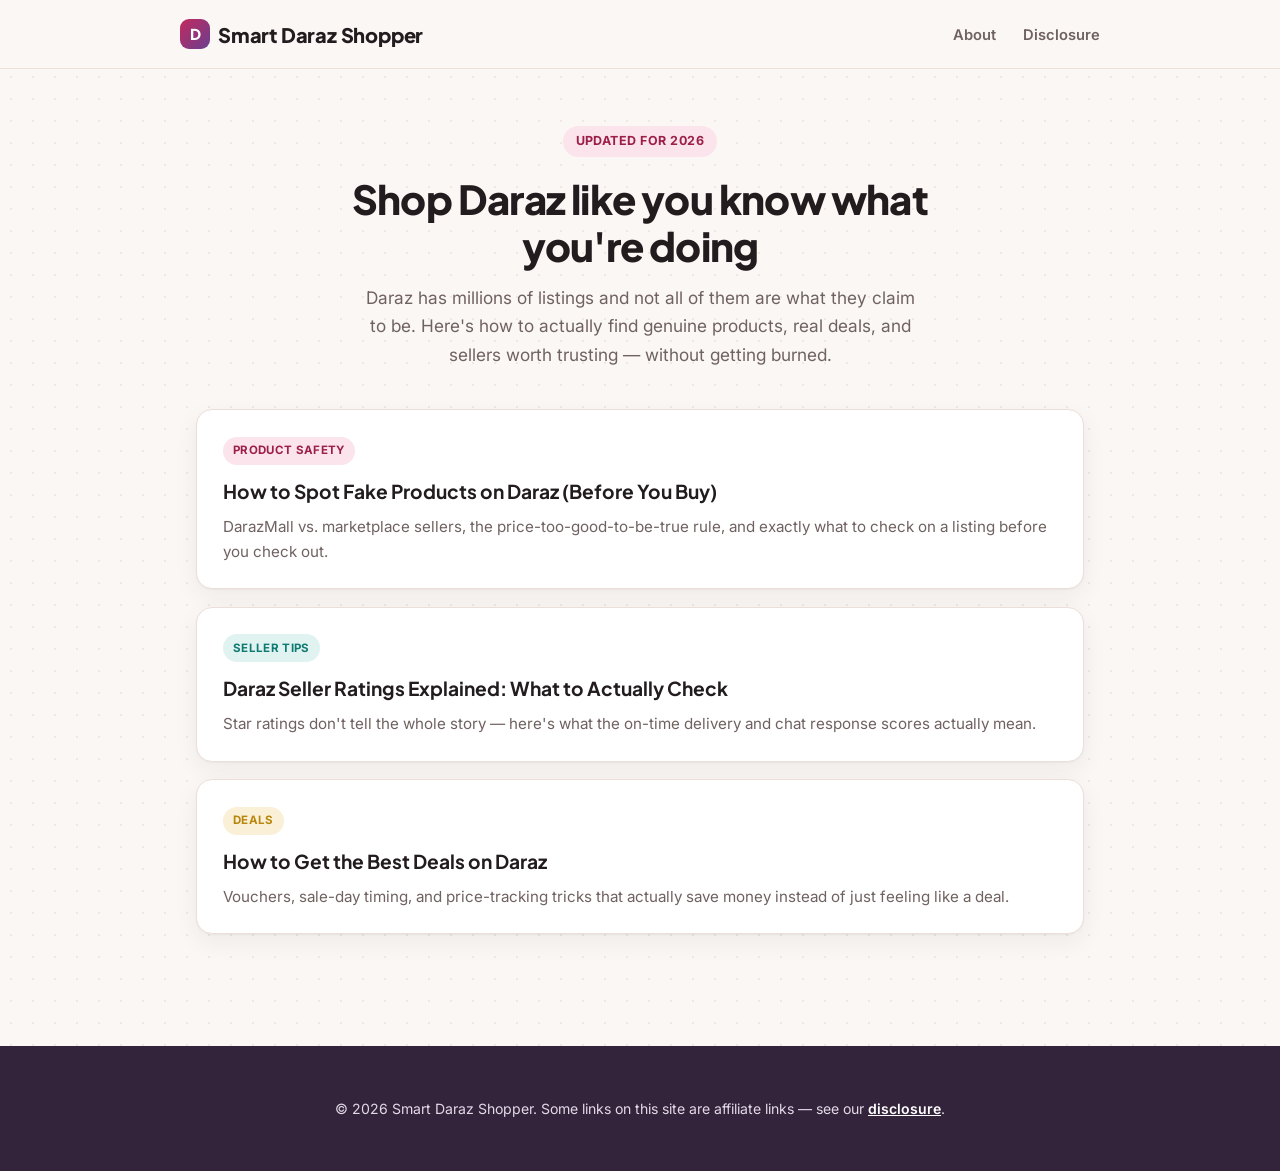
<file: index.html>
<!DOCTYPE html>
<html lang="en">
<head>
<meta charset="UTF-8">
<meta name="viewport" content="width=device-width, initial-scale=1.0">
<title>Smart Daraz Shopper — Shop Daraz Without Getting Burned</title>
<meta name="description" content="Practical guides for shopping smart on Daraz — spotting fakes, reading seller ratings, getting real deals, and knowing your return rights.">
<meta property="og:title" content="Smart Daraz Shopper">
<meta property="og:description" content="Practical guides for shopping smart on Daraz — spotting fakes, reading seller ratings, getting real deals, and knowing your return rights.">
<meta property="og:type" content="website">
<link rel="stylesheet" href="assets/style.css">
</head>
<body>

<header class="site-header">
  <div class="wrap">
    <a class="site-title" href="index.html"><span class="logo-badge">D</span>Smart Daraz Shopper</a>
    <nav class="site-nav">
      <a href="about.html">About</a>
      <a href="disclosure.html">Disclosure</a>
    </nav>
  </div>
</header>

<main class="wide">
  <div class="hero">
    <span class="eyebrow">Updated for 2026</span>
    <h1>Shop Daraz like you know what you're doing</h1>
    <p class="intro">
      Daraz has millions of listings and not all of them are what they claim
      to be. Here's how to actually find genuine products, real deals, and
      sellers worth trusting — without getting burned.
    </p>
  </div>

  <ul class="post-grid">
    <li>
      <a class="post-card" href="posts/how-to-spot-fake-products-on-daraz.html">
        <span class="post-tag tag-safety">Product Safety</span>
        <span class="post-title">How to Spot Fake Products on Daraz (Before You Buy)</span>
        <p class="excerpt">DarazMall vs. marketplace sellers, the price-too-good-to-be-true rule, and exactly what to check on a listing before you check out.</p>
      </a>
    </li>
    <li>
      <a class="post-card" href="posts/daraz-seller-ratings-explained.html">
        <span class="post-tag tag-sellers">Seller Tips</span>
        <span class="post-title">Daraz Seller Ratings Explained: What to Actually Check</span>
        <p class="excerpt">Star ratings don't tell the whole story — here's what the on-time delivery and chat response scores actually mean.</p>
      </a>
    </li>
    <li>
      <a class="post-card" href="posts/how-to-get-best-deals-on-daraz.html">
        <span class="post-tag tag-deals">Deals</span>
        <span class="post-title">How to Get the Best Deals on Daraz</span>
        <p class="excerpt">Vouchers, sale-day timing, and price-tracking tricks that actually save money instead of just feeling like a deal.</p>
      </a>
    </li>
  </ul>
</main>

<footer class="site-footer">
  <p>&copy; 2026 Smart Daraz Shopper. Some links on this site are affiliate links — see our <a href="disclosure.html">disclosure</a>.</p>
</footer>

</body>
</html>
</file>
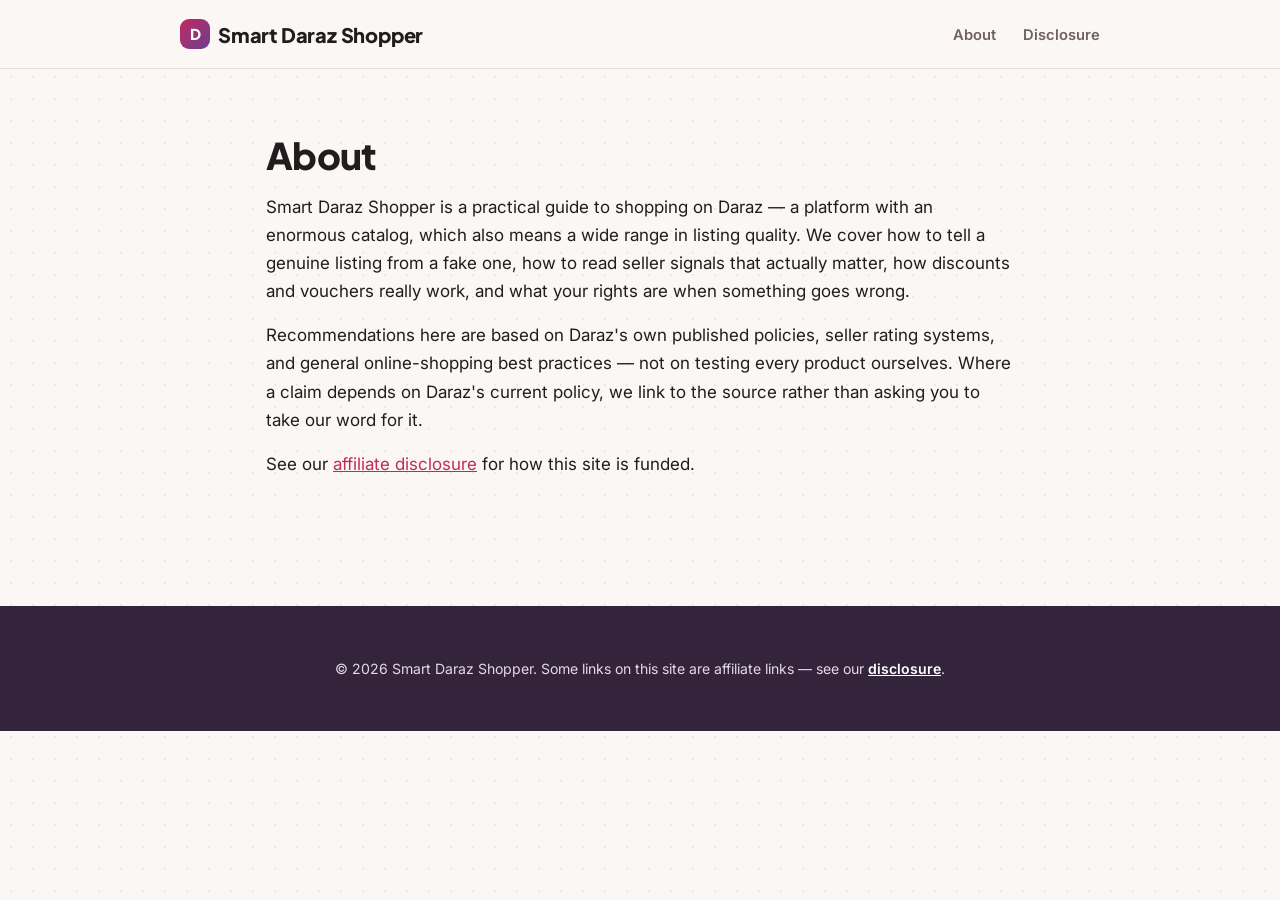
<file: about.html>
<!DOCTYPE html>
<html lang="en">
<head>
<meta charset="UTF-8">
<meta name="viewport" content="width=device-width, initial-scale=1.0">
<title>About — Smart Daraz Shopper</title>
<meta name="description" content="What Smart Daraz Shopper is and how we choose what to cover.">
<link rel="stylesheet" href="assets/style.css">
</head>
<body>

<header class="site-header">
  <div class="wrap">
    <a class="site-title" href="index.html"><span class="logo-badge">D</span>Smart Daraz Shopper</a>
    <nav class="site-nav">
      <a href="about.html">About</a>
      <a href="disclosure.html">Disclosure</a>
    </nav>
  </div>
</header>

<main>
  <h1>About</h1>
  <p>
    Smart Daraz Shopper is a practical guide to shopping on Daraz — a platform
    with an enormous catalog, which also means a wide range in listing quality.
    We cover how to tell a genuine listing from a fake one, how to read seller
    signals that actually matter, how discounts and vouchers really work, and
    what your rights are when something goes wrong.
  </p>
  <p>
    Recommendations here are based on Daraz's own published policies, seller
    rating systems, and general online-shopping best practices — not on
    testing every product ourselves. Where a claim depends on Daraz's current
    policy, we link to the source rather than asking you to take our word for it.
  </p>
  <p>
    See our <a href="disclosure.html">affiliate disclosure</a> for how this
    site is funded.
  </p>
</main>

<footer class="site-footer">
  <p>&copy; 2026 Smart Daraz Shopper. Some links on this site are affiliate links — see our <a href="disclosure.html">disclosure</a>.</p>
</footer>

</body>
</html>
</file>
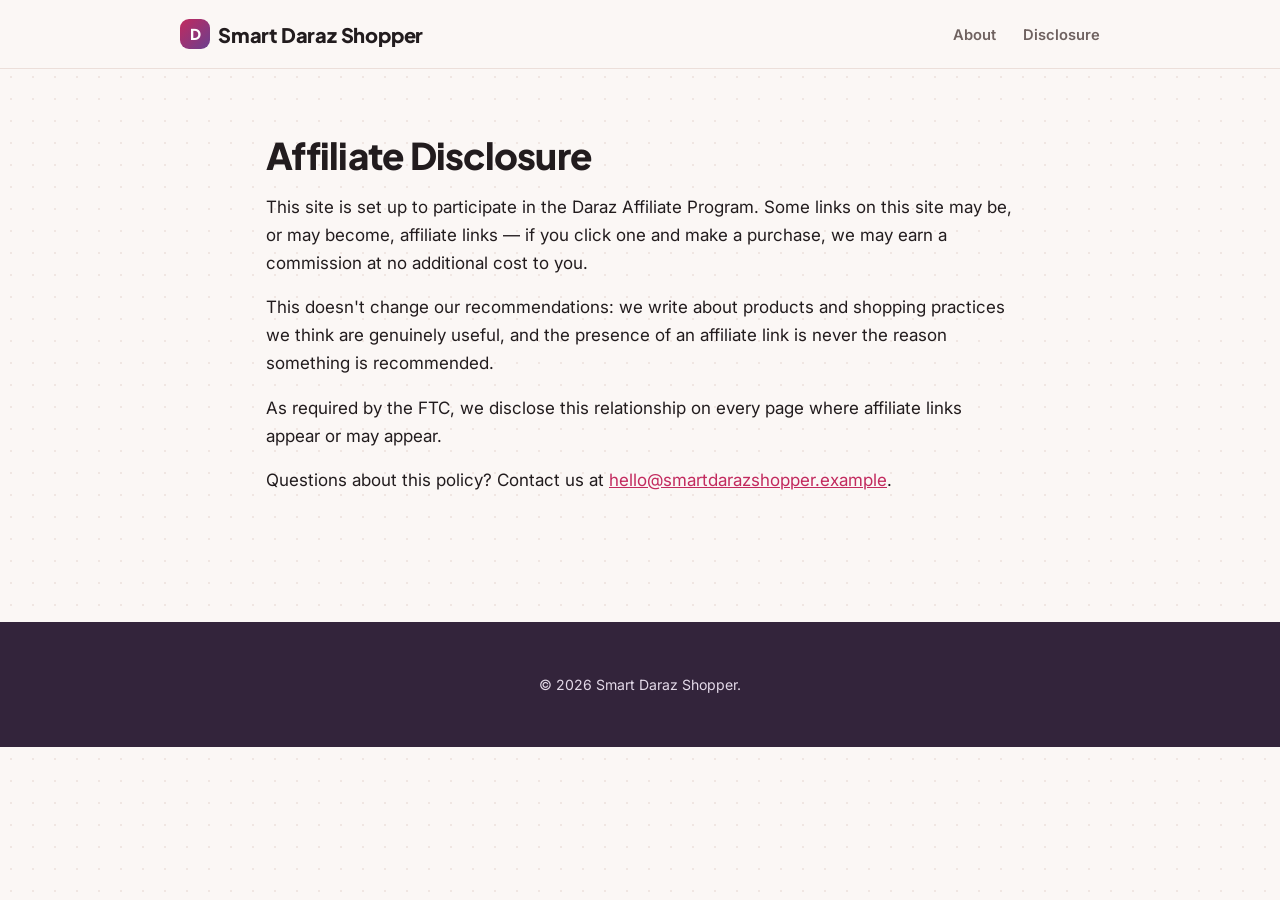
<file: disclosure.html>
<!DOCTYPE html>
<html lang="en">
<head>
<meta charset="UTF-8">
<meta name="viewport" content="width=device-width, initial-scale=1.0">
<title>Affiliate Disclosure — Smart Daraz Shopper</title>
<meta name="description" content="How Smart Daraz Shopper is funded and how affiliate links work on this site.">
<link rel="stylesheet" href="assets/style.css">
</head>
<body>

<header class="site-header">
  <div class="wrap">
    <a class="site-title" href="index.html"><span class="logo-badge">D</span>Smart Daraz Shopper</a>
    <nav class="site-nav">
      <a href="about.html">About</a>
      <a href="disclosure.html">Disclosure</a>
    </nav>
  </div>
</header>

<main>
  <h1>Affiliate Disclosure</h1>
  <p>
    This site is set up to participate in the Daraz Affiliate Program. Some
    links on this site may be, or may become, affiliate links — if you click
    one and make a purchase, we may earn a commission at no additional cost
    to you.
  </p>
  <p>
    This doesn't change our recommendations: we write about products and
    shopping practices we think are genuinely useful, and the presence of an
    affiliate link is never the reason something is recommended.
  </p>
  <p>
    As required by the FTC, we disclose this relationship on every page
    where affiliate links appear or may appear.
  </p>
  <p>
    Questions about this policy? Contact us at <a href="mailto:hello@smartdarazshopper.example">hello@smartdarazshopper.example</a>.
  </p>
</main>

<footer class="site-footer">
  <p>&copy; 2026 Smart Daraz Shopper.</p>
</footer>

</body>
</html>
</file>
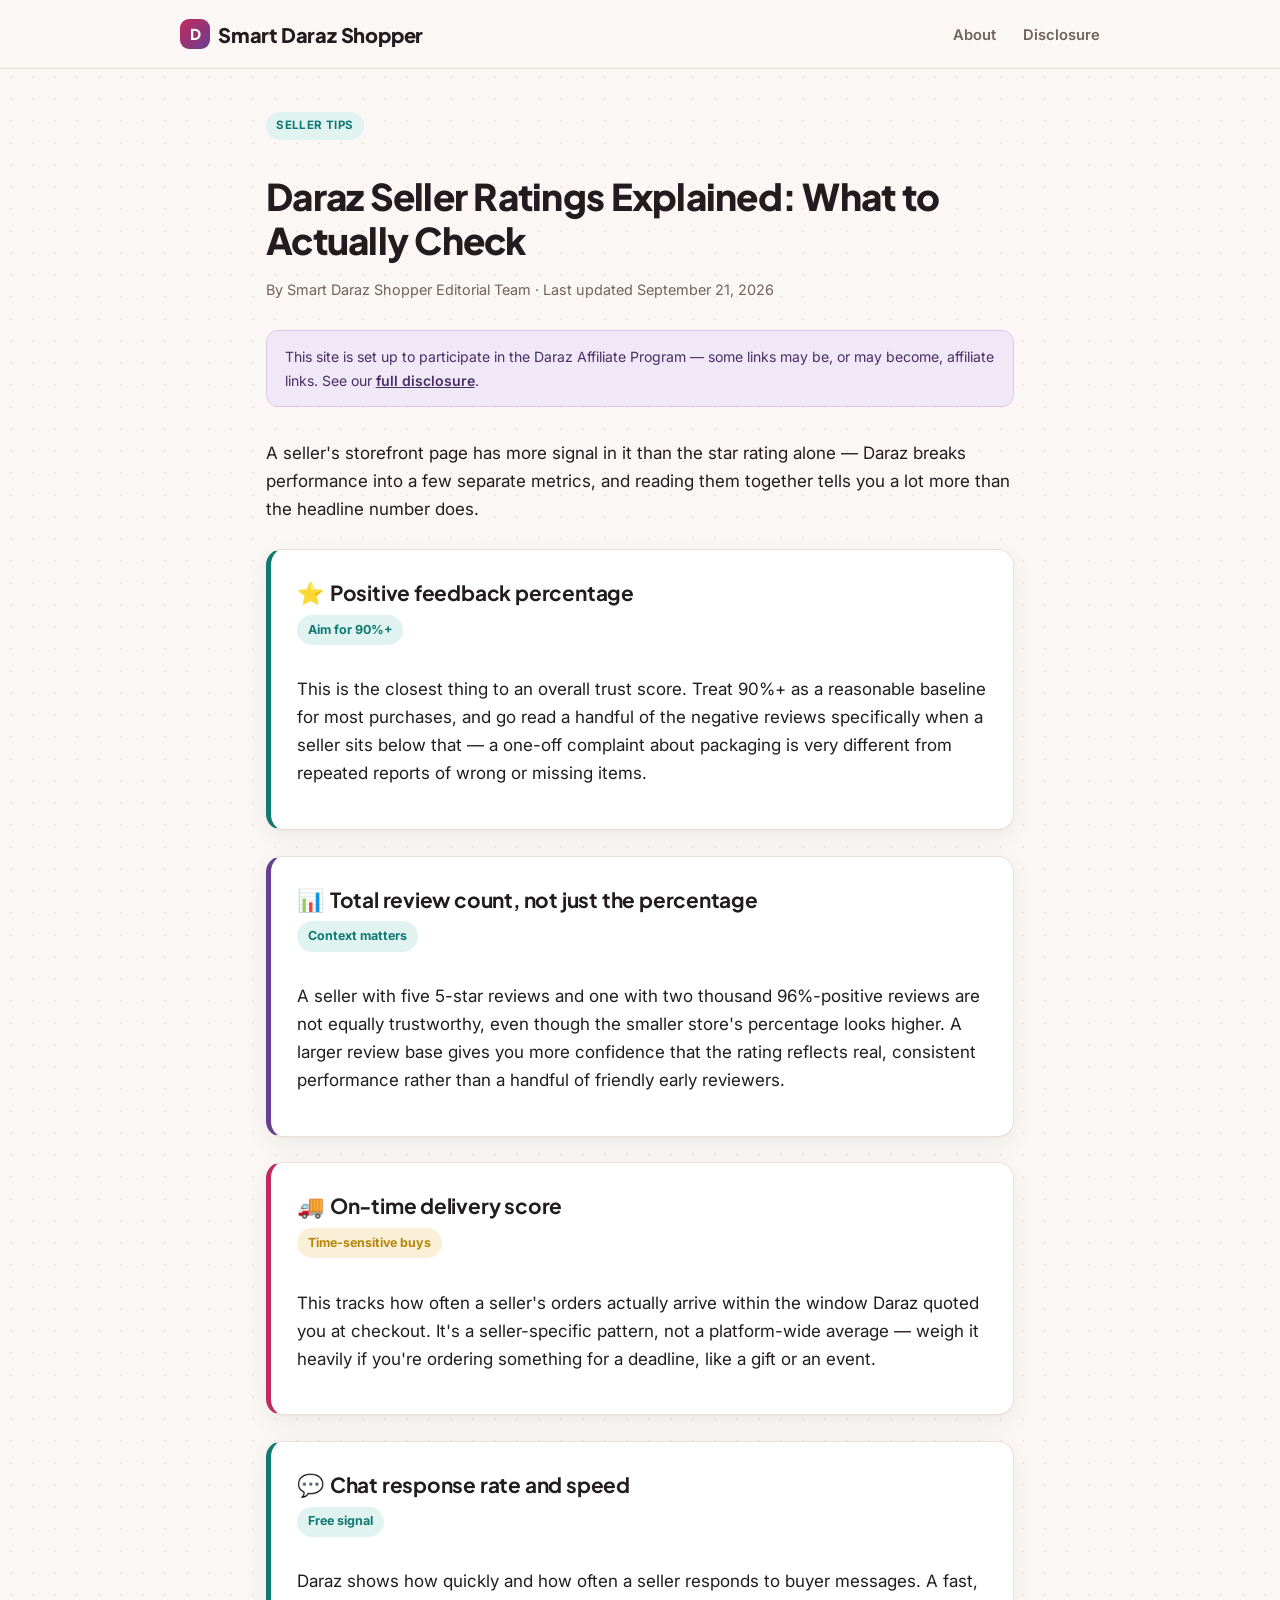
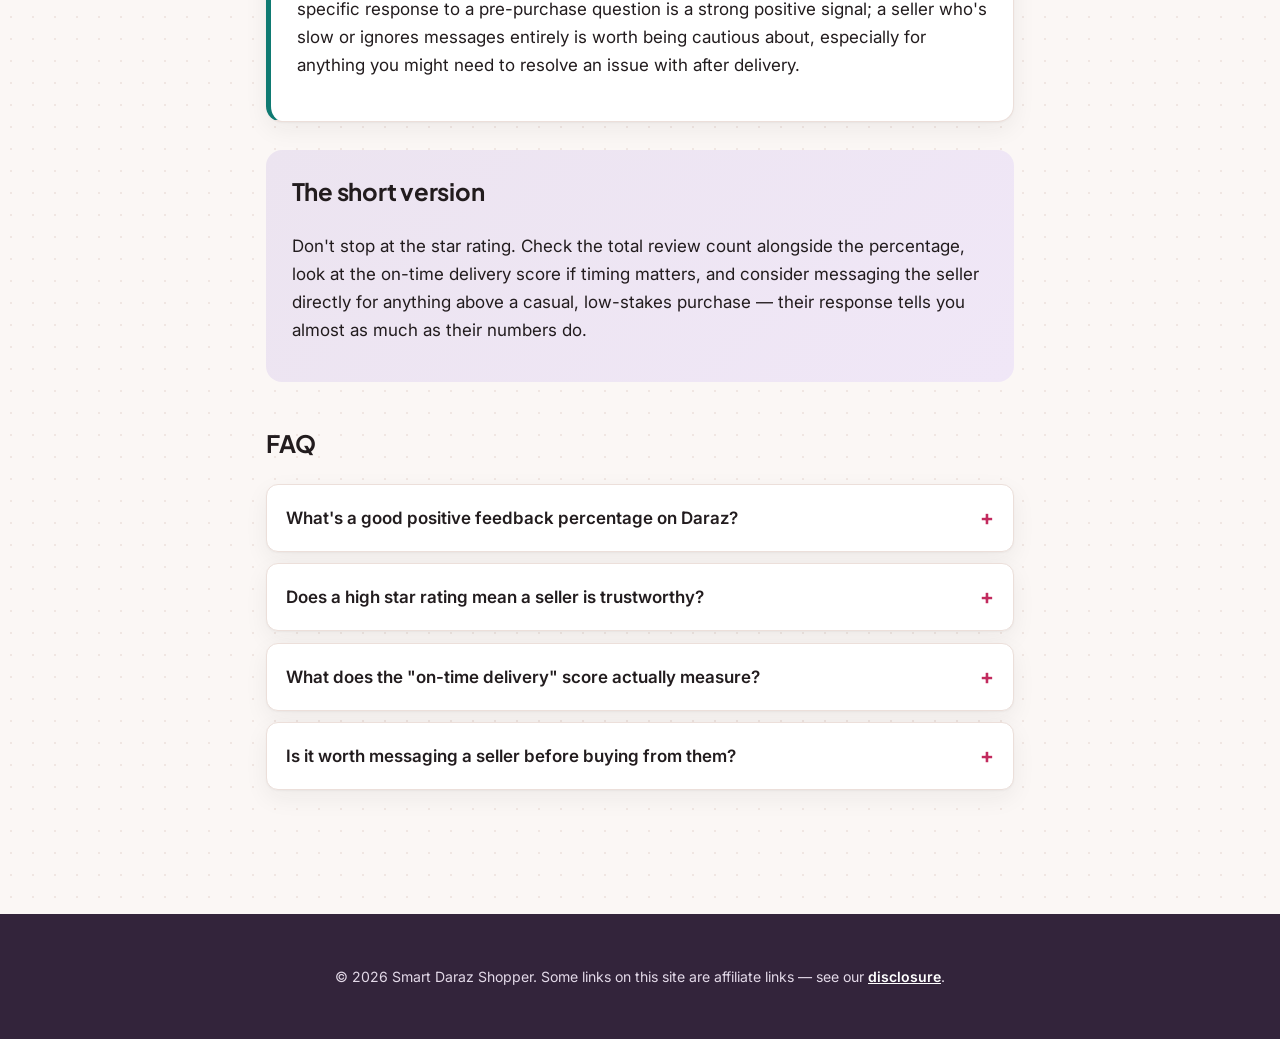
<file: posts/daraz-seller-ratings-explained.html>
<!DOCTYPE html>
<html lang="en">
<head>
<meta charset="UTF-8">
<meta name="viewport" content="width=device-width, initial-scale=1.0">
<title>Daraz Seller Ratings Explained: What to Actually Check</title>
<meta name="description" content="Star ratings don't tell the whole story on Daraz — here's what positive feedback, on-time delivery, and chat response scores actually mean.">
<meta name="author" content="Smart Daraz Shopper Editorial Team">
<link rel="canonical" href="https://itsmaheenb-code.github.io/smart-daraz-shopper/posts/daraz-seller-ratings-explained.html">
<link rel="stylesheet" href="../assets/style.css">
<script type="application/ld+json">
{
  "@context": "https://schema.org",
  "@type": "Article",
  "headline": "Daraz Seller Ratings Explained: What to Actually Check",
  "description": "Star ratings don't tell the whole story on Daraz — here's what positive feedback, on-time delivery, and chat response scores actually mean.",
  "author": { "@type": "Organization", "name": "Smart Daraz Shopper" },
  "publisher": { "@type": "Organization", "name": "Smart Daraz Shopper" },
  "datePublished": "2026-09-21",
  "dateModified": "2026-09-21"
}
</script>
<script type="application/ld+json">
{
  "@context": "https://schema.org",
  "@type": "FAQPage",
  "mainEntity": [
    {
      "@type": "Question",
      "name": "What's a good positive feedback percentage on Daraz?",
      "acceptedAnswer": {
        "@type": "Answer",
        "text": "Look for at least 90% positive feedback as a baseline. Below that, read a sample of the negative reviews specifically — a single bad batch complaint is different from a pattern of wrong items or non-delivery."
      }
    },
    {
      "@type": "Question",
      "name": "Does a high star rating mean a seller is trustworthy?",
      "acceptedAnswer": {
        "@type": "Answer",
        "text": "It's a good starting signal but not the whole picture, especially for a store with very few total ratings — five 5-star reviews look identical to a mature store with thousands, but carry far less statistical confidence. Check the total review count alongside the percentage, not just the percentage alone."
      }
    },
    {
      "@type": "Question",
      "name": "What does the 'on-time delivery' score actually measure?",
      "acceptedAnswer": {
        "@type": "Answer",
        "text": "It tracks how often that seller's orders arrive within the delivery window Daraz estimated at checkout. A low score means a real, repeated pattern of late shipments from that specific seller — worth weighing heavily if your purchase is time-sensitive."
      }
    },
    {
      "@type": "Question",
      "name": "Is it worth messaging a seller before buying from them?",
      "acceptedAnswer": {
        "@type": "Answer",
        "text": "Yes, especially for a higher-value purchase or a seller you're unsure about. Response speed and specificity in Daraz's in-app chat is itself a signal — a seller who answers a direct question quickly and precisely is generally more reliable than one who's slow or vague."
      }
    }
  ]
}
</script>
</head>
<body>

<header class="site-header">
  <div class="wrap">
    <a class="site-title" href="../index.html"><span class="logo-badge">D</span>Smart Daraz Shopper</a>
    <nav class="site-nav">
      <a href="../about.html">About</a>
      <a href="../disclosure.html">Disclosure</a>
    </nav>
  </div>
</header>

<main>
  <span class="post-tag tag-sellers">Seller Tips</span>
  <h1>Daraz Seller Ratings Explained: What to Actually Check</h1>
  <p class="byline">By Smart Daraz Shopper Editorial Team &middot; Last updated <time datetime="2026-09-21">September 21, 2026</time></p>

  <div class="disclosure-note">
    This site is set up to participate in the Daraz Affiliate Program — some links
    may be, or may become, affiliate links. See our <a href="../disclosure.html">full disclosure</a>.
  </div>

  <p>
    A seller's storefront page has more signal in it than the star rating
    alone — Daraz breaks performance into a few separate metrics, and reading
    them together tells you a lot more than the headline number does.
  </p>

  <div class="tool-card">
    <h2><span class="section-icon">⭐</span>Positive feedback percentage</h2>
    <span class="price-chip">Aim for 90%+</span>
    <p>
      This is the closest thing to an overall trust score. Treat 90%+ as a
      reasonable baseline for most purchases, and go read a handful of the
      negative reviews specifically when a seller sits below that — a
      one-off complaint about packaging is very different from repeated
      reports of wrong or missing items.
    </p>
  </div>

  <div class="tool-card">
    <h2><span class="section-icon">📊</span>Total review count, not just the percentage</h2>
    <span class="price-chip">Context matters</span>
    <p>
      A seller with five 5-star reviews and one with two thousand 96%-positive
      reviews are not equally trustworthy, even though the smaller store's
      percentage looks higher. A larger review base gives you more confidence
      that the rating reflects real, consistent performance rather than a
      handful of friendly early reviewers.
    </p>
  </div>

  <div class="tool-card">
    <h2><span class="section-icon">🚚</span>On-time delivery score</h2>
    <span class="price-chip gold">Time-sensitive buys</span>
    <p>
      This tracks how often a seller's orders actually arrive within the
      window Daraz quoted you at checkout. It's a seller-specific pattern,
      not a platform-wide average — weigh it heavily if you're ordering
      something for a deadline, like a gift or an event.
    </p>
  </div>

  <div class="tool-card">
    <h2><span class="section-icon">💬</span>Chat response rate and speed</h2>
    <span class="price-chip">Free signal</span>
    <p>
      Daraz shows how quickly and how often a seller responds to buyer
      messages. A fast, specific response to a pre-purchase question is a
      strong positive signal; a seller who's slow or ignores messages
      entirely is worth being cautious about, especially for anything you
      might need to resolve an issue with after delivery.
    </p>
  </div>

  <div class="verdict-box">
    <h2>The short version</h2>
    <p>
      Don't stop at the star rating. Check the total review count alongside
      the percentage, look at the on-time delivery score if timing matters,
      and consider messaging the seller directly for anything above a casual,
      low-stakes purchase — their response tells you almost as much as their
      numbers do.
    </p>
  </div>

  <h2>FAQ</h2>

  <details class="faq-item">
    <summary>What's a good positive feedback percentage on Daraz?</summary>
    <p class="faq-answer">
      Look for at least 90% positive feedback as a baseline. Below that, read
      a sample of the negative reviews specifically — a single bad batch
      complaint is different from a pattern of wrong items or non-delivery.
    </p>
  </details>

  <details class="faq-item">
    <summary>Does a high star rating mean a seller is trustworthy?</summary>
    <p class="faq-answer">
      It's a good starting signal but not the whole picture, especially for a
      store with very few total ratings — five 5-star reviews look identical
      to a mature store with thousands, but carry far less statistical
      confidence. Check the total review count alongside the percentage, not
      just the percentage alone.
    </p>
  </details>

  <details class="faq-item">
    <summary>What does the "on-time delivery" score actually measure?</summary>
    <p class="faq-answer">
      It tracks how often that seller's orders arrive within the delivery
      window Daraz estimated at checkout. A low score means a real, repeated
      pattern of late shipments from that specific seller — worth weighing
      heavily if your purchase is time-sensitive.
    </p>
  </details>

  <details class="faq-item">
    <summary>Is it worth messaging a seller before buying from them?</summary>
    <p class="faq-answer">
      Yes, especially for a higher-value purchase or a seller you're unsure
      about. Response speed and specificity in Daraz's in-app chat is itself
      a signal — a seller who answers a direct question quickly and precisely
      is generally more reliable than one who's slow or vague.
    </p>
  </details>
</main>

<footer class="site-footer">
  <p>&copy; 2026 Smart Daraz Shopper. Some links on this site are affiliate links — see our <a href="../disclosure.html">disclosure</a>.</p>
</footer>

</body>
</html>
</file>
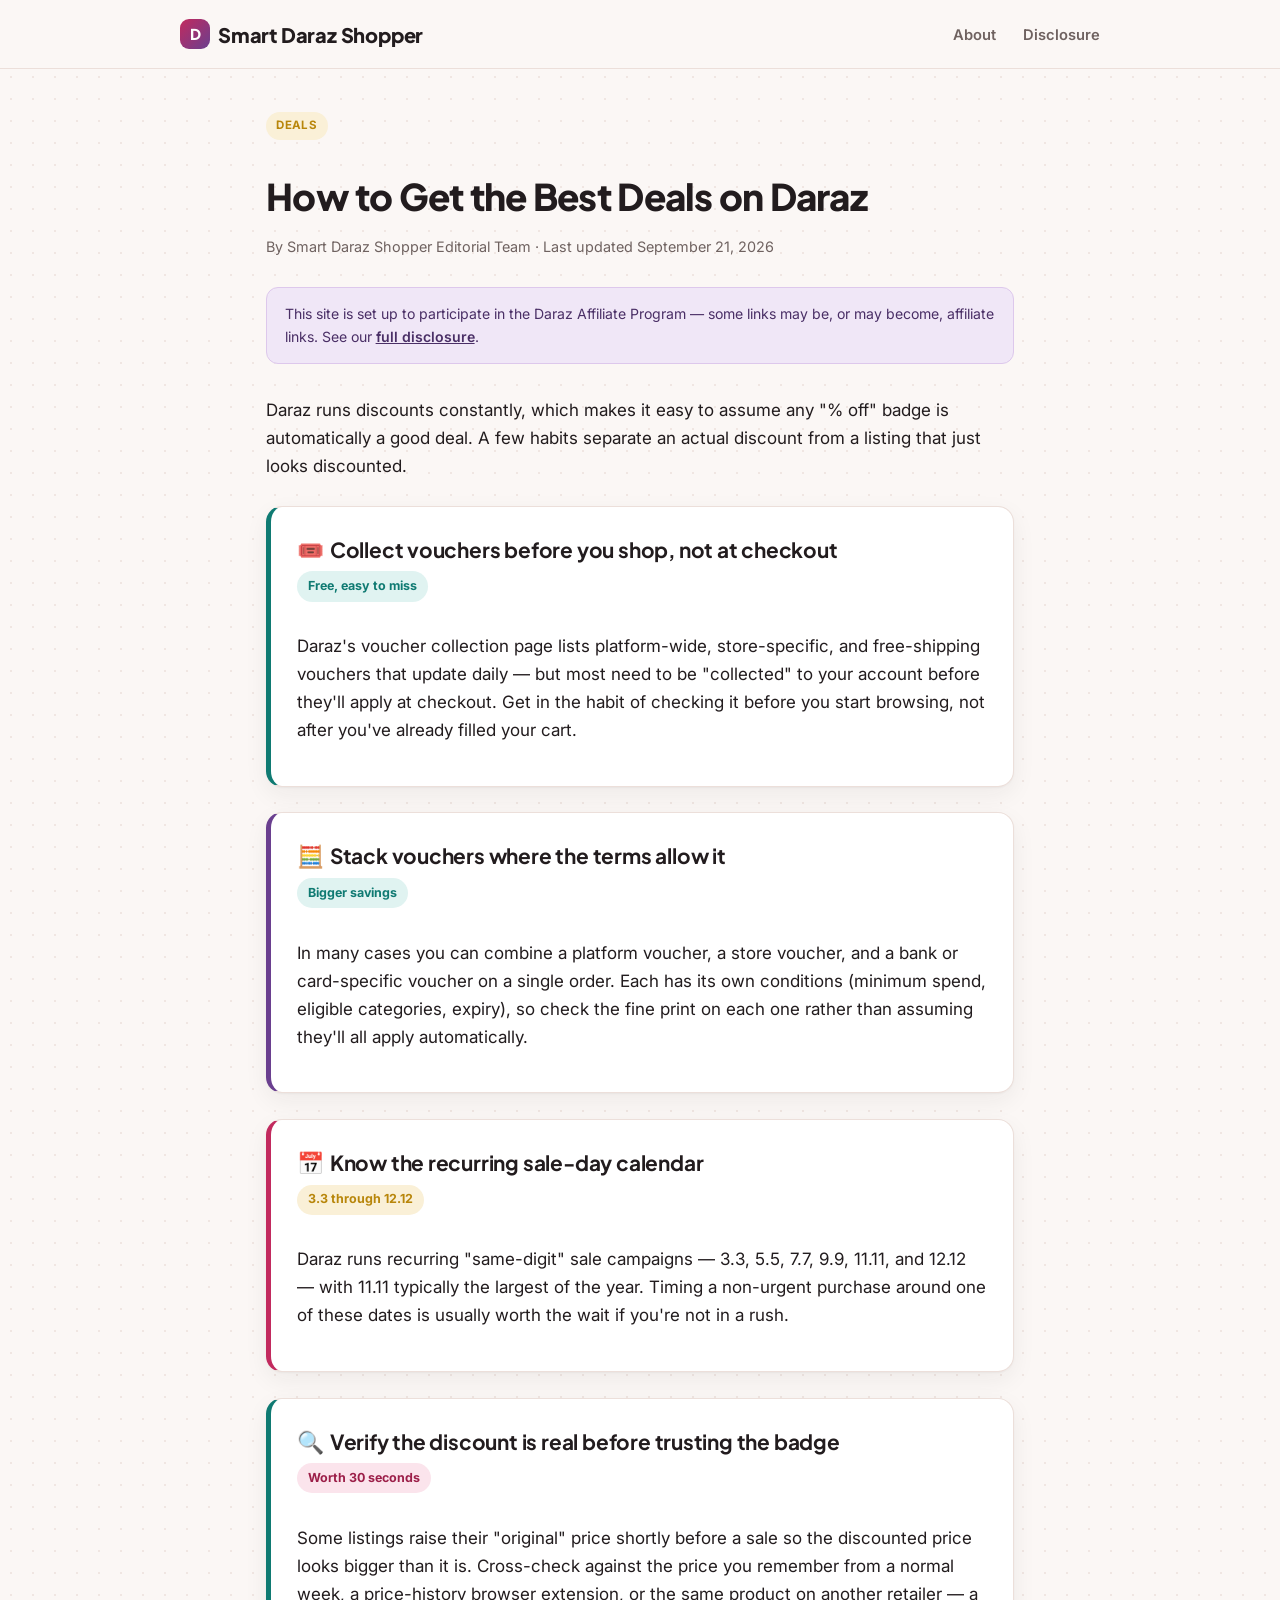
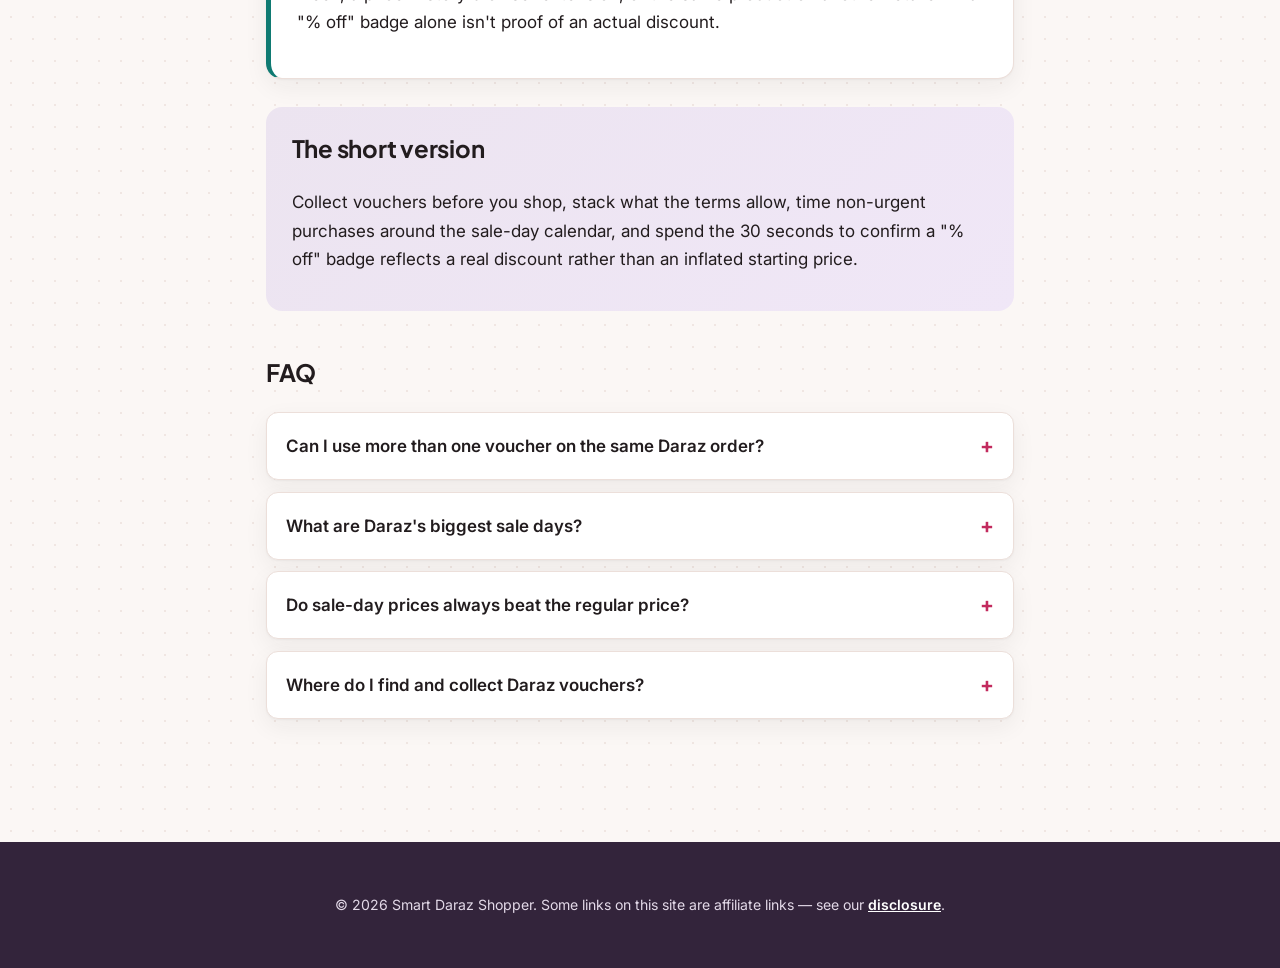
<file: posts/how-to-get-best-deals-on-daraz.html>
<!DOCTYPE html>
<html lang="en">
<head>
<meta charset="UTF-8">
<meta name="viewport" content="width=device-width, initial-scale=1.0">
<title>How to Get the Best Deals on Daraz</title>
<meta name="description" content="Vouchers, sale-day timing, and price-tracking tricks that actually save money on Daraz instead of just feeling like a deal.">
<meta name="author" content="Smart Daraz Shopper Editorial Team">
<link rel="canonical" href="https://itsmaheenb-code.github.io/smart-daraz-shopper/posts/how-to-get-best-deals-on-daraz.html">
<link rel="stylesheet" href="../assets/style.css">
<script type="application/ld+json">
{
  "@context": "https://schema.org",
  "@type": "Article",
  "headline": "How to Get the Best Deals on Daraz",
  "description": "Vouchers, sale-day timing, and price-tracking tricks that actually save money on Daraz instead of just feeling like a deal.",
  "author": { "@type": "Organization", "name": "Smart Daraz Shopper" },
  "publisher": { "@type": "Organization", "name": "Smart Daraz Shopper" },
  "datePublished": "2026-09-21",
  "dateModified": "2026-09-21"
}
</script>
<script type="application/ld+json">
{
  "@context": "https://schema.org",
  "@type": "FAQPage",
  "mainEntity": [
    {
      "@type": "Question",
      "name": "Can I use more than one voucher on the same Daraz order?",
      "acceptedAnswer": {
        "@type": "Answer",
        "text": "Often yes — Daraz allows stacking a platform voucher, a store voucher, and a bank/card voucher on the same order in many cases, as long as each one's terms are met. Check each voucher's conditions at checkout, since eligibility varies by voucher and category."
      }
    },
    {
      "@type": "Question",
      "name": "What are Daraz's biggest sale days?",
      "acceptedAnswer": {
        "@type": "Answer",
        "text": "The same-digit campaigns (3.3, 5.5, 7.7, 9.9, 11.11, 12.12) are Daraz's recurring major sale events, with 11.11 typically the largest. Category-specific and brand sales also run throughout the year outside these dates, so it's worth checking current promotions rather than only waiting for the big ones."
      }
    },
    {
      "@type": "Question",
      "name": "Do sale-day prices always beat the regular price?",
      "acceptedAnswer": {
        "@type": "Answer",
        "text": "Not automatically — some listings raise their price shortly before a sale, then \"discount\" back to close to the original. Comparing against a price history or your own notes from a normal week is the only way to confirm a sale price is a real discount, not just a display trick."
      }
    },
    {
      "@type": "Question",
      "name": "Where do I find and collect Daraz vouchers?",
      "acceptedAnswer": {
        "@type": "Answer",
        "text": "Daraz has a dedicated voucher collection page (in-app and on the website) where platform, store, and free-shipping vouchers are listed daily. Collect the ones relevant to your order before adding items to your cart, since a voucher usually needs to be \"collected\" to your account before it can be applied at checkout."
      }
    }
  ]
}
</script>
</head>
<body>

<header class="site-header">
  <div class="wrap">
    <a class="site-title" href="../index.html"><span class="logo-badge">D</span>Smart Daraz Shopper</a>
    <nav class="site-nav">
      <a href="../about.html">About</a>
      <a href="../disclosure.html">Disclosure</a>
    </nav>
  </div>
</header>

<main>
  <span class="post-tag tag-deals">Deals</span>
  <h1>How to Get the Best Deals on Daraz</h1>
  <p class="byline">By Smart Daraz Shopper Editorial Team &middot; Last updated <time datetime="2026-09-21">September 21, 2026</time></p>

  <div class="disclosure-note">
    This site is set up to participate in the Daraz Affiliate Program — some links
    may be, or may become, affiliate links. See our <a href="../disclosure.html">full disclosure</a>.
  </div>

  <p>
    Daraz runs discounts constantly, which makes it easy to assume any
    "% off" badge is automatically a good deal. A few habits separate an
    actual discount from a listing that just looks discounted.
  </p>

  <div class="tool-card">
    <h2><span class="section-icon">🎟️</span>Collect vouchers before you shop, not at checkout</h2>
    <span class="price-chip">Free, easy to miss</span>
    <p>
      Daraz's voucher collection page lists platform-wide, store-specific, and
      free-shipping vouchers that update daily — but most need to be
      "collected" to your account before they'll apply at checkout. Get in
      the habit of checking it before you start browsing, not after you've
      already filled your cart.
    </p>
  </div>

  <div class="tool-card">
    <h2><span class="section-icon">🧮</span>Stack vouchers where the terms allow it</h2>
    <span class="price-chip">Bigger savings</span>
    <p>
      In many cases you can combine a platform voucher, a store voucher, and
      a bank or card-specific voucher on a single order. Each has its own
      conditions (minimum spend, eligible categories, expiry), so check the
      fine print on each one rather than assuming they'll all apply automatically.
    </p>
  </div>

  <div class="tool-card">
    <h2><span class="section-icon">📅</span>Know the recurring sale-day calendar</h2>
    <span class="price-chip gold">3.3 through 12.12</span>
    <p>
      Daraz runs recurring "same-digit" sale campaigns — 3.3, 5.5, 7.7, 9.9,
      11.11, and 12.12 — with 11.11 typically the largest of the year.
      Timing a non-urgent purchase around one of these dates is usually worth
      the wait if you're not in a rush.
    </p>
  </div>

  <div class="tool-card">
    <h2><span class="section-icon">🔍</span>Verify the discount is real before trusting the badge</h2>
    <span class="price-chip warn">Worth 30 seconds</span>
    <p>
      Some listings raise their "original" price shortly before a sale so the
      discounted price looks bigger than it is. Cross-check against the
      price you remember from a normal week, a price-history browser
      extension, or the same product on another retailer — a "% off" badge
      alone isn't proof of an actual discount.
    </p>
  </div>

  <div class="verdict-box">
    <h2>The short version</h2>
    <p>
      Collect vouchers before you shop, stack what the terms allow, time
      non-urgent purchases around the sale-day calendar, and spend the 30
      seconds to confirm a "% off" badge reflects a real discount rather than
      an inflated starting price.
    </p>
  </div>

  <h2>FAQ</h2>

  <details class="faq-item">
    <summary>Can I use more than one voucher on the same Daraz order?</summary>
    <p class="faq-answer">
      Often yes — Daraz allows stacking a platform voucher, a store voucher,
      and a bank/card voucher on the same order in many cases, as long as
      each one's terms are met. Check each voucher's conditions at checkout,
      since eligibility varies by voucher and category.
    </p>
  </details>

  <details class="faq-item">
    <summary>What are Daraz's biggest sale days?</summary>
    <p class="faq-answer">
      The same-digit campaigns (3.3, 5.5, 7.7, 9.9, 11.11, 12.12) are Daraz's
      recurring major sale events, with 11.11 typically the largest.
      Category-specific and brand sales also run throughout the year outside
      these dates, so it's worth checking current promotions rather than only
      waiting for the big ones.
    </p>
  </details>

  <details class="faq-item">
    <summary>Do sale-day prices always beat the regular price?</summary>
    <p class="faq-answer">
      Not automatically — some listings raise their price shortly before a
      sale, then "discount" back to close to the original. Comparing against
      a price history or your own notes from a normal week is the only way
      to confirm a sale price is a real discount, not just a display trick.
    </p>
  </details>

  <details class="faq-item">
    <summary>Where do I find and collect Daraz vouchers?</summary>
    <p class="faq-answer">
      Daraz has a dedicated voucher collection page (in-app and on the
      website) where platform, store, and free-shipping vouchers are listed
      daily. Collect the ones relevant to your order before adding items to
      your cart, since a voucher usually needs to be "collected" to your
      account before it can be applied at checkout.
    </p>
  </details>
</main>

<footer class="site-footer">
  <p>&copy; 2026 Smart Daraz Shopper. Some links on this site are affiliate links — see our <a href="../disclosure.html">disclosure</a>.</p>
</footer>

</body>
</html>
</file>
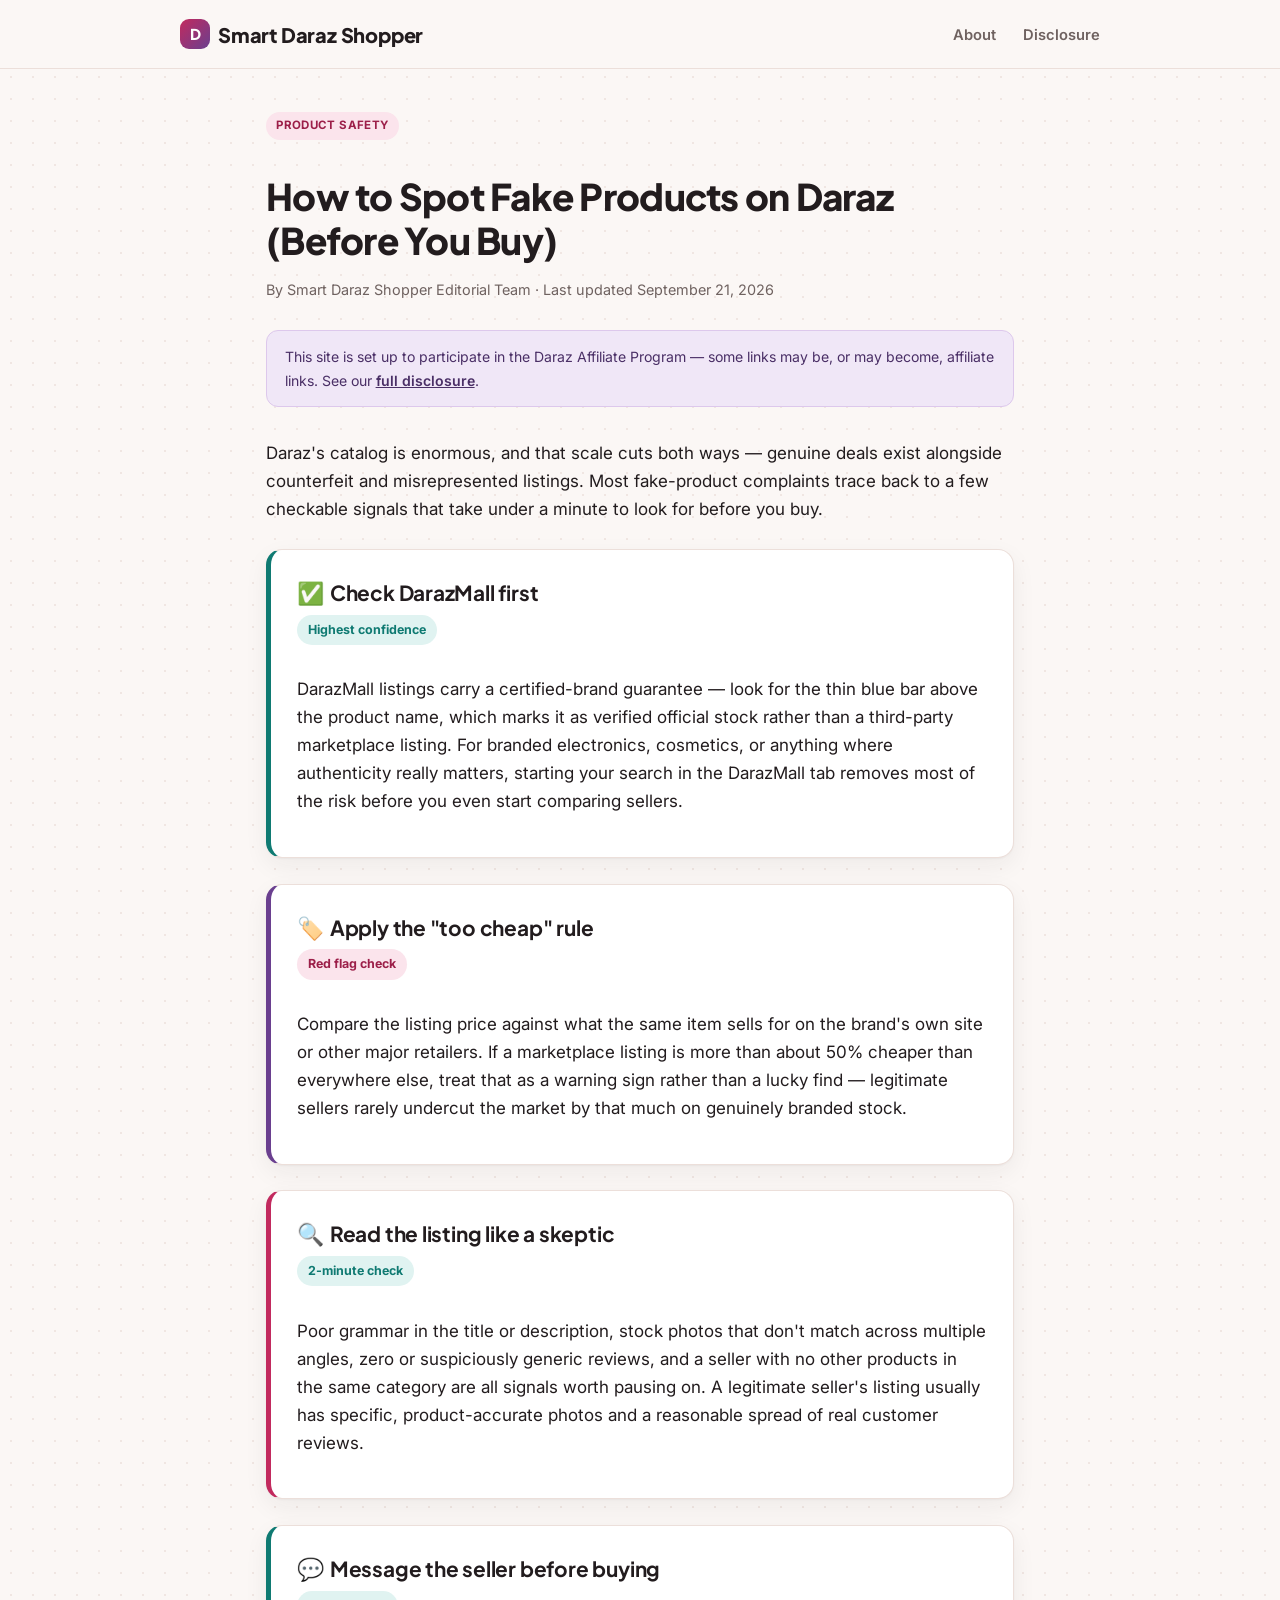
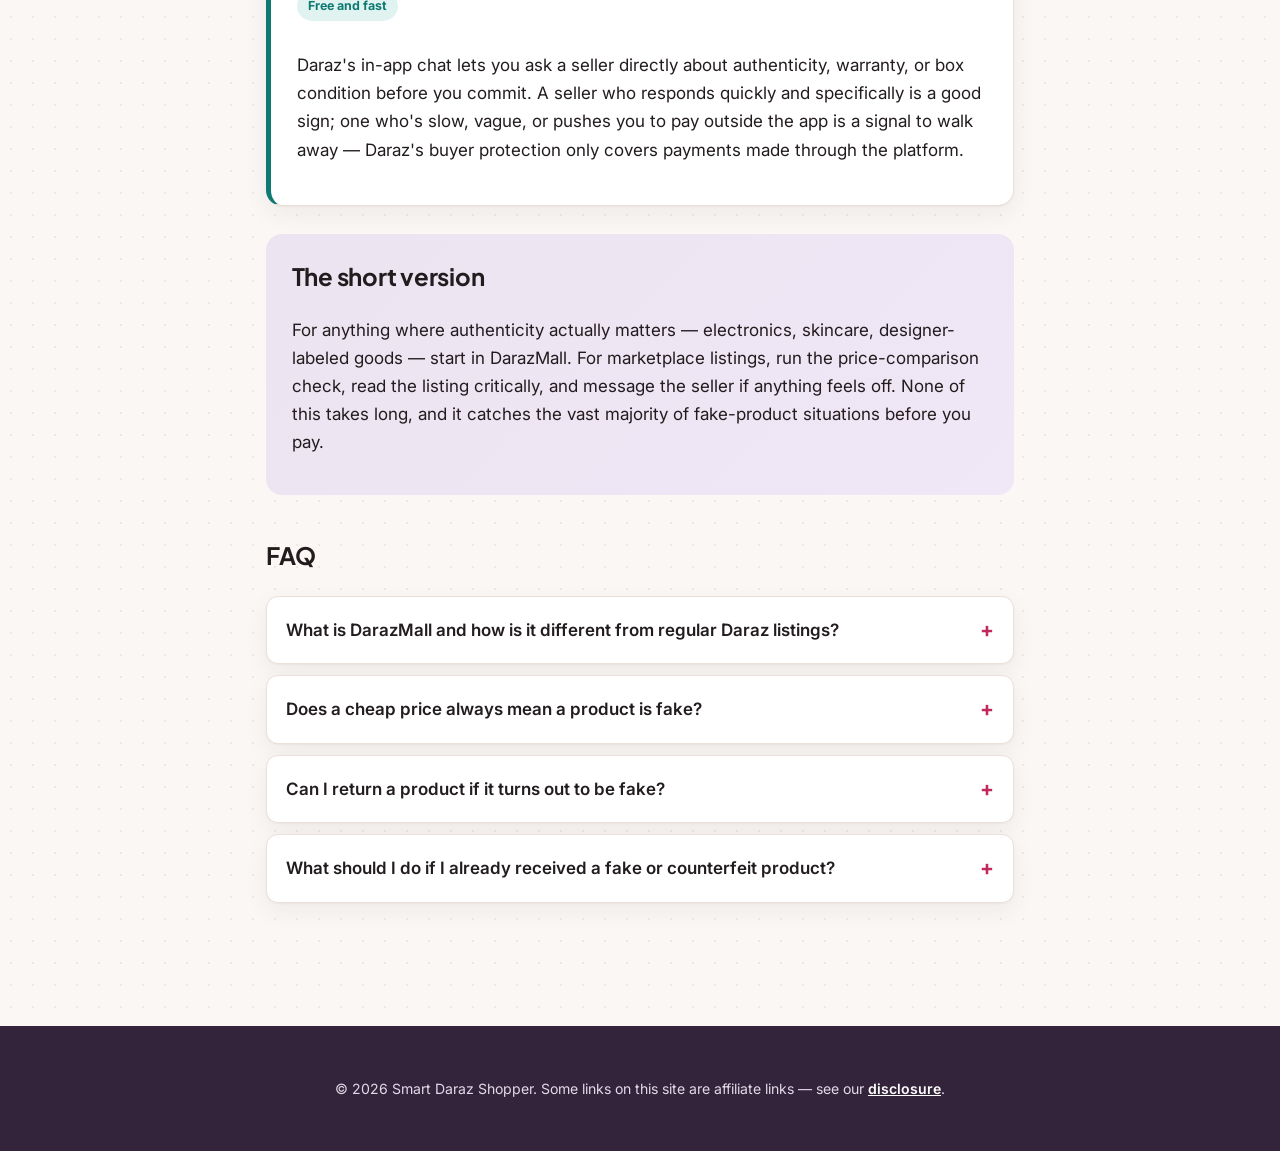
<file: posts/how-to-spot-fake-products-on-daraz.html>
<!DOCTYPE html>
<html lang="en">
<head>
<meta charset="UTF-8">
<meta name="viewport" content="width=device-width, initial-scale=1.0">
<title>How to Spot Fake Products on Daraz (Before You Buy)</title>
<meta name="description" content="DarazMall vs marketplace sellers, the price red-flag rule, and exactly what to check on a Daraz listing before you check out.">
<meta name="author" content="Smart Daraz Shopper Editorial Team">
<link rel="canonical" href="https://itsmaheenb-code.github.io/smart-daraz-shopper/posts/how-to-spot-fake-products-on-daraz.html">
<link rel="stylesheet" href="../assets/style.css">
<script type="application/ld+json">
{
  "@context": "https://schema.org",
  "@type": "Article",
  "headline": "How to Spot Fake Products on Daraz (Before You Buy)",
  "description": "DarazMall vs marketplace sellers, the price red-flag rule, and exactly what to check on a Daraz listing before you check out.",
  "author": { "@type": "Organization", "name": "Smart Daraz Shopper" },
  "publisher": { "@type": "Organization", "name": "Smart Daraz Shopper" },
  "datePublished": "2026-09-21",
  "dateModified": "2026-09-21"
}
</script>
<script type="application/ld+json">
{
  "@context": "https://schema.org",
  "@type": "FAQPage",
  "mainEntity": [
    {
      "@type": "Question",
      "name": "What is DarazMall and how is it different from regular Daraz listings?",
      "acceptedAnswer": {
        "@type": "Answer",
        "text": "DarazMall is Daraz's certified-brand storefront — products listed there are verified as genuine, official-brand stock. Regular marketplace listings are sold by independent third-party sellers, who range from completely legitimate to selling counterfeits, so they need more scrutiny than a DarazMall listing does."
      }
    },
    {
      "@type": "Question",
      "name": "Does a cheap price always mean a product is fake?",
      "acceptedAnswer": {
        "@type": "Answer",
        "text": "Not always — genuine sales and clearance stock exist. But if a price is more than roughly 50% below what the same item sells for elsewhere, treat that as a strong warning sign rather than a lucky find, especially for branded electronics, cosmetics, and designer-labeled items."
      }
    },
    {
      "@type": "Question",
      "name": "Can I return a product if it turns out to be fake?",
      "acceptedAnswer": {
        "@type": "Answer",
        "text": "Yes — Daraz's return policy covers this. Marketplace-seller items generally have a 7-day return window and DarazMall items a 14-day window, but confirm the exact window on the listing itself since it can vary by product category."
      }
    },
    {
      "@type": "Question",
      "name": "What should I do if I already received a fake or counterfeit product?",
      "acceptedAnswer": {
        "@type": "Answer",
        "text": "Start a return through the Daraz app within the applicable return window, select the reason that matches (item not as described / counterfeit), and upload photos. Keep the original packaging until the return is resolved, since Daraz may request it back."
      }
    }
  ]
}
</script>
</head>
<body>

<header class="site-header">
  <div class="wrap">
    <a class="site-title" href="../index.html"><span class="logo-badge">D</span>Smart Daraz Shopper</a>
    <nav class="site-nav">
      <a href="../about.html">About</a>
      <a href="../disclosure.html">Disclosure</a>
    </nav>
  </div>
</header>

<main>
  <span class="post-tag tag-safety">Product Safety</span>
  <h1>How to Spot Fake Products on Daraz (Before You Buy)</h1>
  <p class="byline">By Smart Daraz Shopper Editorial Team &middot; Last updated <time datetime="2026-09-21">September 21, 2026</time></p>

  <div class="disclosure-note">
    This site is set up to participate in the Daraz Affiliate Program — some links
    may be, or may become, affiliate links. See our <a href="../disclosure.html">full disclosure</a>.
  </div>

  <p>
    Daraz's catalog is enormous, and that scale cuts both ways — genuine deals
    exist alongside counterfeit and misrepresented listings. Most fake-product
    complaints trace back to a few checkable signals that take under a minute
    to look for before you buy.
  </p>

  <div class="tool-card">
    <h2><span class="section-icon">✅</span>Check DarazMall first</h2>
    <span class="price-chip">Highest confidence</span>
    <p>
      DarazMall listings carry a certified-brand guarantee — look for the thin
      blue bar above the product name, which marks it as verified official
      stock rather than a third-party marketplace listing. For branded
      electronics, cosmetics, or anything where authenticity really matters,
      starting your search in the DarazMall tab removes most of the risk
      before you even start comparing sellers.
    </p>
  </div>

  <div class="tool-card">
    <h2><span class="section-icon">🏷️</span>Apply the "too cheap" rule</h2>
    <span class="price-chip warn">Red flag check</span>
    <p>
      Compare the listing price against what the same item sells for on the
      brand's own site or other major retailers. If a marketplace listing is
      more than about 50% cheaper than everywhere else, treat that as a
      warning sign rather than a lucky find — legitimate sellers rarely
      undercut the market by that much on genuinely branded stock.
    </p>
  </div>

  <div class="tool-card">
    <h2><span class="section-icon">🔍</span>Read the listing like a skeptic</h2>
    <span class="price-chip">2-minute check</span>
    <p>
      Poor grammar in the title or description, stock photos that don't match
      across multiple angles, zero or suspiciously generic reviews, and a
      seller with no other products in the same category are all signals
      worth pausing on. A legitimate seller's listing usually has specific,
      product-accurate photos and a reasonable spread of real customer reviews.
    </p>
  </div>

  <div class="tool-card">
    <h2><span class="section-icon">💬</span>Message the seller before buying</h2>
    <span class="price-chip">Free and fast</span>
    <p>
      Daraz's in-app chat lets you ask a seller directly about authenticity,
      warranty, or box condition before you commit. A seller who responds
      quickly and specifically is a good sign; one who's slow, vague, or
      pushes you to pay outside the app is a signal to walk away — Daraz's
      buyer protection only covers payments made through the platform.
    </p>
  </div>

  <div class="verdict-box">
    <h2>The short version</h2>
    <p>
      For anything where authenticity actually matters — electronics, skincare,
      designer-labeled goods — start in DarazMall. For marketplace listings,
      run the price-comparison check, read the listing critically, and message
      the seller if anything feels off. None of this takes long, and it
      catches the vast majority of fake-product situations before you pay.
    </p>
  </div>

  <h2>FAQ</h2>

  <details class="faq-item">
    <summary>What is DarazMall and how is it different from regular Daraz listings?</summary>
    <p class="faq-answer">
      DarazMall is Daraz's certified-brand storefront — products listed there
      are verified as genuine, official-brand stock. Regular marketplace
      listings are sold by independent third-party sellers, who range from
      completely legitimate to selling counterfeits, so they need more
      scrutiny than a DarazMall listing does.
    </p>
  </details>

  <details class="faq-item">
    <summary>Does a cheap price always mean a product is fake?</summary>
    <p class="faq-answer">
      Not always — genuine sales and clearance stock exist. But if a price is
      more than roughly 50% below what the same item sells for elsewhere,
      treat that as a strong warning sign rather than a lucky find, especially
      for branded electronics, cosmetics, and designer-labeled items.
    </p>
  </details>

  <details class="faq-item">
    <summary>Can I return a product if it turns out to be fake?</summary>
    <p class="faq-answer">
      Yes — Daraz's return policy covers this. Marketplace-seller items
      generally have a 7-day return window and DarazMall items a 14-day
      window, but confirm the exact window on the listing itself since it can
      vary by product category.
    </p>
  </details>

  <details class="faq-item">
    <summary>What should I do if I already received a fake or counterfeit product?</summary>
    <p class="faq-answer">
      Start a return through the Daraz app within the applicable return
      window, select the reason that matches (item not as described /
      counterfeit), and upload photos. Keep the original packaging until the
      return is resolved, since Daraz may request it back.
    </p>
  </details>
</main>

<footer class="site-footer">
  <p>&copy; 2026 Smart Daraz Shopper. Some links on this site are affiliate links — see our <a href="../disclosure.html">disclosure</a>.</p>
</footer>

</body>
</html>
</file>
<file: assets/style.css>
@import url('https://fonts.googleapis.com/css2?family=Plus+Jakarta+Sans:wght@500;600;700;800&family=Inter:wght@400;500;600&display=swap');

:root {
  --bg: #fbf7f5;
  --bg-dot: #f0e6e2;
  --text: #221c1e;
  --muted: #6f6260;
  --accent: #c22a5e;
  --accent-dark: #9c1f49;
  --accent-soft: #fbe4ec;
  --gold: #b8860b;
  --gold-soft: #faf0d7;
  --teal: #0f7a72;
  --teal-soft: #e0f3f1;
  --plum: #6a3f8f;
  --plum-soft: #f0e7f7;
  --navy: #33243b;
  --navy-soft: #ece4f0;
  --peach: #c1642c;
  --peach-soft: #fbe9dc;
  --card: #ffffff;
  --border: #ecdfda;
  --shadow: 0 1px 2px rgba(34, 28, 30, 0.04), 0 8px 24px rgba(34, 28, 30, 0.06);
  --shadow-hover: 0 4px 8px rgba(34, 28, 30, 0.06), 0 16px 32px rgba(34, 28, 30, 0.10);
  --max-width: 780px;
  --radius: 16px;
}

* { box-sizing: border-box; }

body {
  margin: 0;
  font-family: 'Inter', -apple-system, BlinkMacSystemFont, "Segoe UI", sans-serif;
  background-color: var(--bg);
  background-image: radial-gradient(var(--bg-dot) 1px, transparent 1px);
  background-size: 22px 22px;
  color: var(--text);
  line-height: 1.65;
  font-size: 17px;
}

h1, h2, h3, .site-title, .logo-badge {
  font-family: 'Plus Jakarta Sans', 'Inter', sans-serif;
}

header.site-header {
  background: var(--bg);
  border-bottom: 1px solid var(--border);
  padding: 1.1rem 1rem;
  position: sticky;
  top: 0;
  z-index: 10;
}

header.site-header .wrap {
  max-width: 920px;
  margin: 0 auto;
  display: flex;
  justify-content: space-between;
  align-items: center;
  flex-wrap: wrap;
  gap: 0.5rem;
}

.site-title {
  font-weight: 800;
  font-size: 1.25rem;
  text-decoration: none;
  color: var(--text);
  display: inline-flex;
  align-items: center;
  gap: 0.5rem;
  letter-spacing: -0.01em;
}

.logo-badge {
  display: inline-flex;
  align-items: center;
  justify-content: center;
  width: 30px;
  height: 30px;
  border-radius: 9px;
  background: linear-gradient(135deg, var(--accent), var(--plum));
  color: #fff;
  font-size: 15px;
  font-weight: 800;
  flex-shrink: 0;
}

nav.site-nav a {
  color: var(--muted);
  text-decoration: none;
  margin-left: 1.4rem;
  font-size: 0.92rem;
  font-weight: 600;
}

nav.site-nav a:hover { color: var(--accent); }

main {
  max-width: var(--max-width);
  margin: 0 auto;
  padding: 2.5rem 1rem 4rem;
}

main.wide { max-width: 920px; }

h1 {
  font-size: 2.3rem;
  line-height: 1.18;
  margin-bottom: 0.6rem;
  font-weight: 800;
  letter-spacing: -0.02em;
}

h2 {
  font-size: 1.5rem;
  margin-top: 2.6rem;
  font-weight: 700;
  letter-spacing: -0.01em;
}

h3 { font-size: 1.05rem; margin: 0; font-weight: 600; }

p { margin: 1rem 0; }

a { color: var(--accent); }
a:hover { color: var(--accent-dark); }

.byline {
  color: var(--muted);
  font-size: 0.9rem;
  margin-bottom: 1.75rem;
}

.hero {
  text-align: center;
  padding: 1rem 0 2.5rem;
}

.hero .eyebrow {
  display: inline-block;
  background: var(--accent-soft);
  color: var(--accent-dark);
  font-weight: 700;
  font-size: 0.78rem;
  letter-spacing: 0.04em;
  text-transform: uppercase;
  padding: 0.35rem 0.8rem;
  border-radius: 999px;
  margin-bottom: 1.1rem;
}

.hero h1 { font-size: 2.5rem; max-width: 620px; margin: 0 auto 0.9rem; }

.intro {
  color: var(--muted);
  font-size: 1.08rem;
  max-width: 560px;
  margin: 0 auto;
}

.disclosure-note {
  background: var(--plum-soft);
  border: 1px solid #ddc8ec;
  border-radius: 12px;
  padding: 0.9rem 1.1rem;
  font-size: 0.88rem;
  color: #4a2f66;
  margin: 1.5rem 0 2rem;
}

.disclosure-note a { color: #4a2f66; text-decoration: underline; font-weight: 600; }

table {
  width: 100%;
  border-collapse: separate;
  border-spacing: 0;
  margin: 1.75rem 0;
  font-size: 0.92rem;
  background: var(--card);
  border-radius: var(--radius);
  overflow: hidden;
  box-shadow: var(--shadow);
  border: 1px solid var(--border);
}

th, td {
  text-align: left;
  padding: 0.8rem 1rem;
  border-bottom: 1px solid var(--border);
}

th {
  color: var(--muted);
  font-weight: 700;
  font-size: 0.78rem;
  text-transform: uppercase;
  letter-spacing: 0.04em;
  background: var(--bg-dot);
}

tr:last-child td { border-bottom: none; }
tbody tr:hover { background: #fdfaf9; }

/* Highlighted tip/step cards inside posts */
.tool-card {
  background: var(--card);
  border: 1px solid var(--border);
  border-left: 5px solid var(--accent);
  border-radius: var(--radius);
  padding: 1.5rem 1.6rem 1.6rem;
  margin: 1.6rem 0;
  box-shadow: var(--shadow);
}

.tool-card:nth-of-type(3n+2) { border-left-color: var(--teal); }
.tool-card:nth-of-type(3n+3) { border-left-color: var(--plum); }

.tool-card h2 { margin-top: 0; margin-bottom: 0.2rem; font-size: 1.3rem; }

.tool-card .price-chip {
  display: inline-block;
  background: var(--teal-soft);
  color: var(--teal);
  font-weight: 700;
  font-size: 0.78rem;
  padding: 0.3rem 0.7rem;
  border-radius: 999px;
  margin-bottom: 0.9rem;
}

.tool-card .price-chip.warn {
  background: var(--accent-soft);
  color: var(--accent-dark);
}

.tool-card .price-chip.gold {
  background: var(--gold-soft);
  color: var(--gold);
}

.cta {
  display: inline-block;
  background: linear-gradient(135deg, var(--accent), var(--accent-dark));
  color: #fff;
  padding: 0.65rem 1.3rem;
  border-radius: 999px;
  text-decoration: none;
  font-weight: 700;
  font-size: 0.92rem;
  box-shadow: 0 4px 12px rgba(194, 42, 94, 0.28);
}

.cta:hover { color: #fff; opacity: 0.92; }

.plain-link {
  font-weight: 600;
}

/* FAQ accordions */
.faq-item {
  background: var(--card);
  border: 1px solid var(--border);
  border-radius: 12px;
  margin: 0.7rem 0;
  box-shadow: var(--shadow);
  overflow: hidden;
}

.faq-item summary {
  cursor: pointer;
  padding: 1rem 1.2rem;
  font-weight: 600;
  list-style: none;
  display: flex;
  justify-content: space-between;
  align-items: center;
  gap: 1rem;
}

.faq-item summary::-webkit-details-marker { display: none; }

.faq-item summary::after {
  content: "+";
  font-size: 1.3rem;
  color: var(--accent);
  flex-shrink: 0;
  font-weight: 700;
  transition: transform 0.15s ease;
}

.faq-item[open] summary::after { transform: rotate(45deg); }

.faq-item .faq-answer {
  padding: 0 1.2rem 1.1rem;
  color: var(--muted);
  margin: 0;
}

.verdict-box {
  background: linear-gradient(135deg, var(--navy-soft), var(--plum-soft));
  border-radius: var(--radius);
  padding: 1.4rem 1.6rem;
  margin: 1.75rem 0;
}

.verdict-box h2 { margin-top: 0; }

/* Homepage post cards */
.post-grid {
  display: grid;
  gap: 1.1rem;
  list-style: none;
  padding: 0;
  margin: 0;
}

.post-card {
  display: block;
  background: var(--card);
  border: 1px solid var(--border);
  border-radius: var(--radius);
  padding: 1.5rem 1.6rem;
  text-decoration: none;
  color: var(--text);
  box-shadow: var(--shadow);
  transition: transform 0.15s ease, box-shadow 0.15s ease;
}

.post-card:hover {
  transform: translateY(-3px);
  box-shadow: var(--shadow-hover);
  color: var(--text);
}

.post-tag {
  display: inline-block;
  font-size: 0.72rem;
  font-weight: 700;
  letter-spacing: 0.03em;
  text-transform: uppercase;
  padding: 0.28rem 0.65rem;
  border-radius: 999px;
  margin-bottom: 0.7rem;
}

.tag-safety { background: var(--accent-soft); color: var(--accent-dark); }
.tag-deals { background: var(--gold-soft); color: var(--gold); }
.tag-sellers { background: var(--teal-soft); color: var(--teal); }
.tag-returns { background: var(--plum-soft); color: var(--plum); }
.tag-payments { background: var(--navy-soft); color: var(--navy); }
.tag-hauls { background: var(--peach-soft); color: var(--peach); }

.post-card .post-title {
  font-family: 'Plus Jakarta Sans', sans-serif;
  font-size: 1.2rem;
  font-weight: 700;
  margin-bottom: 0.4rem;
  display: block;
}

.post-card .excerpt {
  color: var(--muted);
  font-size: 0.95rem;
  margin: 0;
}

/* Haul photo galleries */
.haul-grid {
  display: grid;
  grid-template-columns: repeat(auto-fill, minmax(240px, 1fr));
  gap: 1.1rem;
  margin: 1.75rem 0;
}

.haul-item {
  position: relative;
  background: var(--card);
  border: 1px solid var(--border);
  border-radius: var(--radius);
  overflow: hidden;
  box-shadow: var(--shadow);
  transition: transform 0.15s ease, box-shadow 0.15s ease;
}

.haul-item:hover { transform: translateY(-3px); box-shadow: var(--shadow-hover); }

.haul-item img {
  display: block;
  width: 100%;
  aspect-ratio: 1 / 1;
  object-fit: cover;
  background: var(--bg-dot);
}

.haul-item .price-badge {
  position: absolute;
  top: 0.7rem;
  right: 0.7rem;
  background: rgba(34, 28, 30, 0.82);
  color: #fff;
  font-weight: 700;
  font-size: 0.78rem;
  padding: 0.3rem 0.65rem;
  border-radius: 999px;
  backdrop-filter: none;
}

.haul-item .haul-caption {
  padding: 0.9rem 1rem 1.1rem;
}

.haul-item .haul-caption strong {
  display: block;
  font-size: 0.98rem;
  margin-bottom: 0.25rem;
}

.haul-item .haul-caption p {
  margin: 0;
  font-size: 0.88rem;
  color: var(--muted);
}

.haul-item .haul-caption a.plain-link {
  display: inline-block;
  margin-top: 0.5rem;
  font-size: 0.85rem;
}

/* Small section icon accents */
.section-icon {
  display: inline-block;
  margin-right: 0.4rem;
  font-size: 1.05em;
}

/* Quick category nav row on homepage */
.category-nav {
  display: flex;
  flex-wrap: wrap;
  gap: 0.6rem;
  justify-content: center;
  margin-bottom: 2.5rem;
}

.category-nav a {
  display: inline-flex;
  align-items: center;
  gap: 0.4rem;
  background: var(--card);
  border: 1px solid var(--border);
  border-radius: 999px;
  padding: 0.45rem 0.9rem;
  font-size: 0.85rem;
  font-weight: 600;
  color: var(--text);
  text-decoration: none;
  box-shadow: var(--shadow);
}

.category-nav a:hover { color: var(--accent); transform: translateY(-1px); }

footer.site-footer {
  background: var(--navy);
  color: #e3d9e8;
  padding: 2.2rem 1rem;
  text-align: center;
  font-size: 0.88rem;
  margin-top: 3rem;
}

footer.site-footer a { color: #fff; font-weight: 600; }

@media (max-width: 480px) {
  body { font-size: 16px; }
  h1 { font-size: 1.7rem; }
  .hero h1 { font-size: 1.9rem; }
}
</file>
